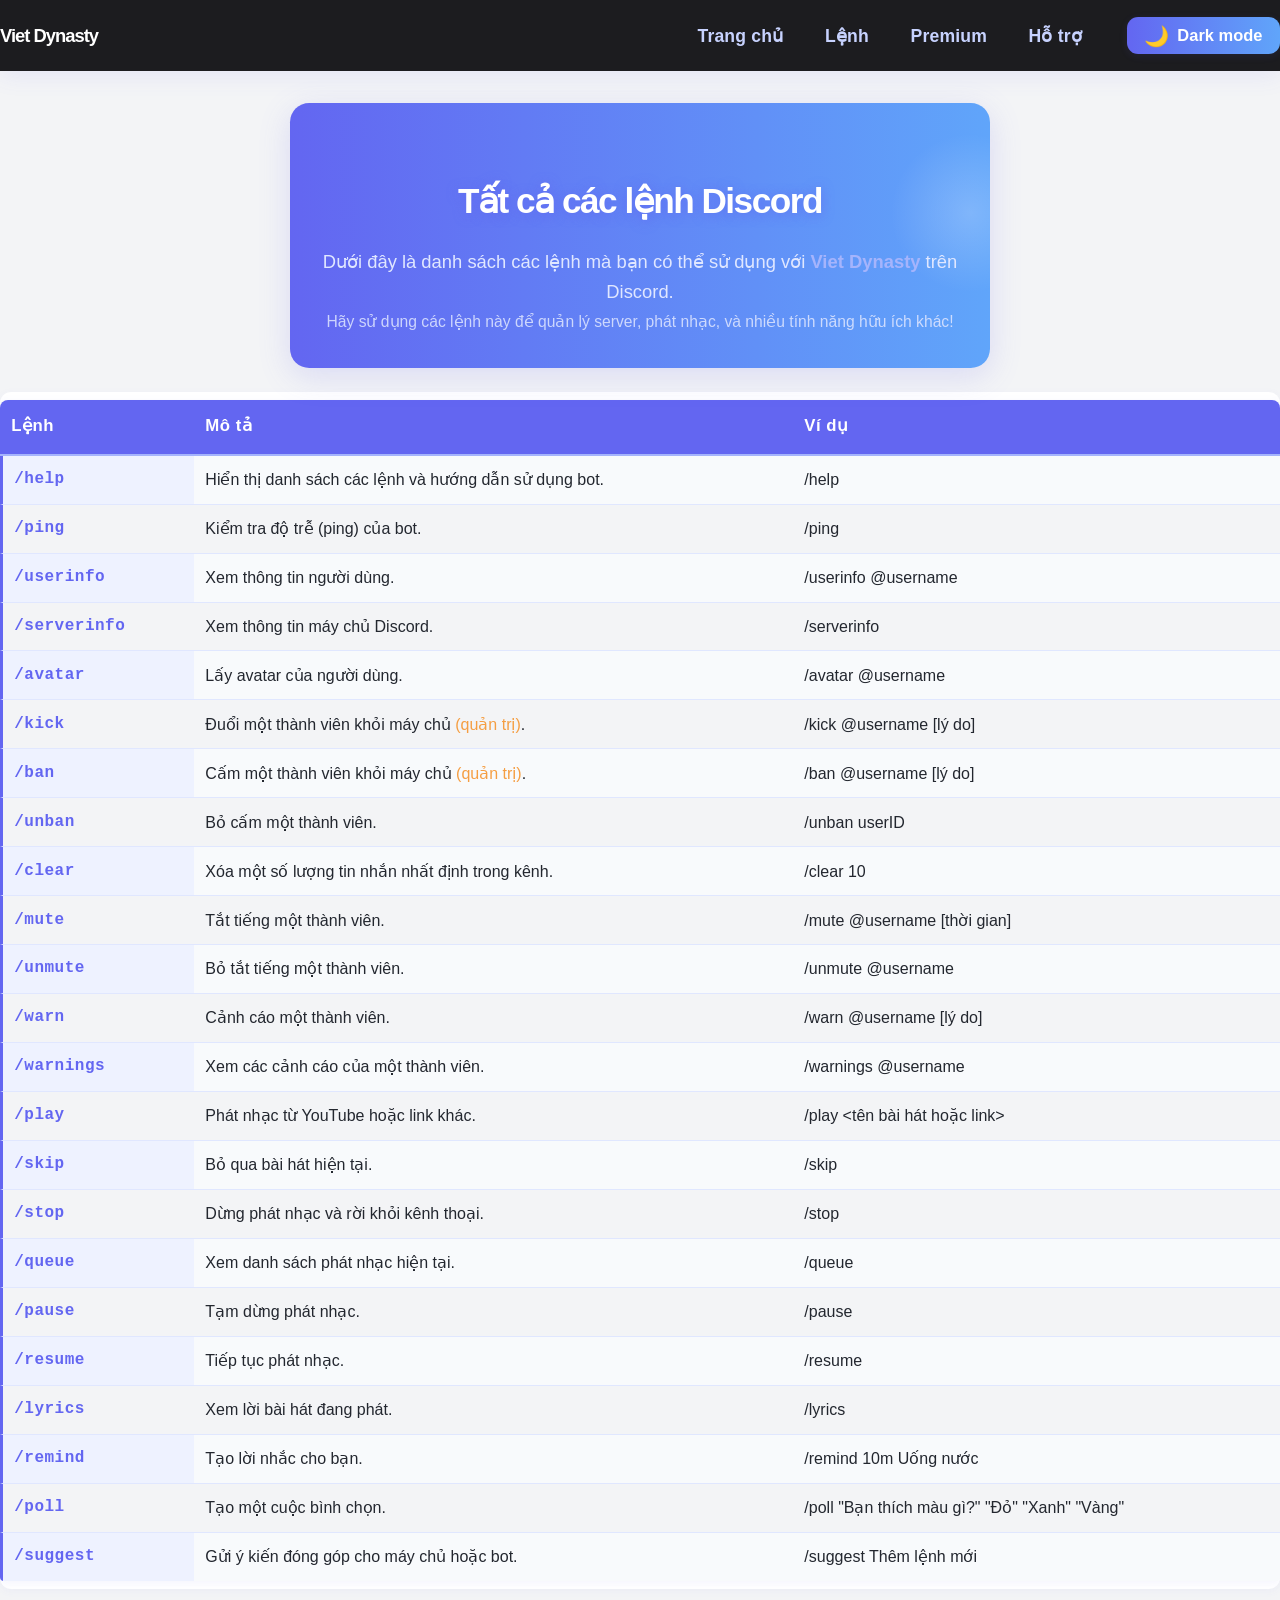
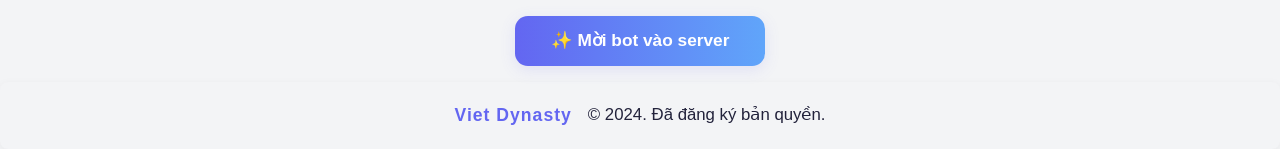
<file: command.html>
<!DOCTYPE html>
<html lang="vi">
<head>
  <meta charset="UTF-8">
  <meta name="viewport" content="width=device-width,initial-scale=1.0">
  <title>Danh sách lệnh Discord Bot</title>
  <link rel="stylesheet" href="style.css">
  <style>
    :root {
      --color-bg: #f3f4f6;
      --color-bg-table: #f8fafc;
      --color-bg-table-row-hover: #e0e7ff;
      --color-bg-table-bold: #eef2ff;
      --color-bg-hero: linear-gradient(90deg, #6366f1 0%, #60a5fa 100%);
      --color-bg-footer: #f3f4f6;
      --color-bg-overflow: #fff;
      --color-text: #22223b;
      --color-text-hero: #fff;
      --color-text-hero-sub: #e0e7ff;
      --color-text-link: #6366f1;
      --color-table-th: #6366f1;
      --color-table-th-border: #a5b4fc;
      --color-table-bold-border: #6366f1;
      --color-btn-bg: linear-gradient(90deg, #6366f1 0%, #60a5fa 100%);
      --color-btn-hover-bg: #4f46e5;
      --color-btn-text: #fff;
      --color-footer-main: #6366f1;
      --color-footer-text: #22223b;
      --shadow-hero: 0 8px 32px 0 rgba(99,102,241,0.18);
      --shadow-table: 0 2px 8px 0 rgba(99,102,241,0.07);
      --shadow-btn: 0 4px 16px 0 rgba(99,102,241,0.13);
      --shadow-btn-hover: 0 8px 32px 0 rgba(99,102,241,0.18);
      --shadow-overflow: 0 2px 8px 0 rgba(99,102,241,0.05);
    }
    body {
      background: var(--color-bg);
      color: var(--color-text);
      transition: background 0.3s, color 0.3s;
    }
    .commands-hero {
      background: var(--color-bg-hero);
      color: var(--color-text-hero);
      border-radius: 1.2rem;
      box-shadow: var(--shadow-hero);
      padding: 2.5rem 1.5rem 2rem 1.5rem;
      margin: 2rem auto 1.5rem auto;
      max-width: 700px;
      text-align: center;
      position: relative;
      overflow: hidden;
    }
    .commands-hero:after {
      content: "";
      position: absolute;
      right: -60px;
      top: 30px;
      width: 160px;
      height: 160px;
      background: radial-gradient(circle, #fff3 0%, transparent 70%);
      z-index: 0;
      pointer-events: none;
    }
    .commands-hero h1 {
      font-size: 2.2rem;
      font-weight: 900;
      margin-bottom: 1.1rem;
      letter-spacing: -1.5px;
      text-shadow: 0 2px 12px #6366f1aa;
      z-index: 1;
      position: relative;
    }
    .commands-hero p {
      font-size: 1.15rem;
      font-weight: 500;
      color: var(--color-text-hero-sub);
      margin-bottom: 0;
      z-index: 1;
      position: relative;
    }
    .commands-table {
      border-collapse: separate;
      border-spacing: 0;
      overflow: hidden;
      margin-top: 0.5rem;
      margin-bottom: 0.5rem;
      box-shadow: var(--shadow-table);
    }
    .commands-table th {
      background: var(--color-table-th);
      color: #fff;
      font-weight: 800;
      font-size: 1.05rem;
      border-top-left-radius: 0.5rem;
      border-top-right-radius: 0.5rem;
      border-bottom: 2px solid var(--color-table-th-border);
      padding: 0.85rem 0.7rem;
      letter-spacing: 0.5px;
    }
    .commands-table th:not(:first-child) {
      border-top-left-radius: 0;
    }
    .commands-table th:not(:last-child) {
      border-top-right-radius: 0;
    }
    .commands-table td {
      background: var(--color-bg-table);
      border-bottom: 1px solid #e0e7ff;
      font-size: 1rem;
      padding: 0.7rem 0.7rem;
      vertical-align: top;
      transition: background 0.2s;
    }
    .commands-table tr:hover td {
      background: var(--color-bg-table-row-hover);
    }
    .commands-table tr:last-child td {
      border-bottom: none;
    }
    .commands-table td.font-bold {
      color: var(--color-table-th);
      font-weight: 700;
      font-family: 'Fira Mono', 'Consolas', monospace;
      letter-spacing: 0.5px;
      background: var(--color-bg-table-bold);
      border-left: 3px solid var(--color-table-bold-border);
    }
    @media (max-width: 700px) {
      .commands-hero {
        padding: 1.2rem 0.7rem 1.2rem 0.7rem;
        font-size: 1rem;
      }
      .commands-table th, .commands-table td {
        font-size: 0.95rem;
        padding: 0.5rem 0.3rem;
      }
    }
    .cta-btn {
      margin-top: 0.5rem;
      font-size: 1.08rem;
      padding: 0.7rem 2.2rem;
      border-radius: 0.8rem;
      font-weight: 800;
      background: var(--color-btn-bg);
      color: var(--color-btn-text);
      box-shadow: var(--shadow-btn);
      border: none;
      outline: none;
      transition: background 0.2s, color 0.2s, box-shadow 0.2s;
      text-decoration: none;
      display: inline-block;
    }
    .cta-btn:hover {
      background: var(--color-btn-hover-bg);
      color: #fff;
      box-shadow: var(--shadow-btn-hover);
    }
    .overflow-x-auto {
      overflow-x: auto;
      border-radius: 0.7rem;
      margin-bottom: 1.2rem;
      background: var(--color-bg-overflow);
      box-shadow: var(--shadow-overflow);
    }
    /* Footer custom */
    .footer-content {
      font-size: 1.05rem;
      padding-top: 0.2rem;
      padding-bottom: 0.2rem;
    }
    .footer-content span:first-child {
      font-size: 1.1rem;
      letter-spacing: 1px;
    }
    .bg-gray-100 {
      background: var(--color-bg-footer) !important;
      color: var(--color-footer-text);
      transition: background 0.3s, color 0.3s;
    }
    /* Dark mode styles */
    body.darkmode {
      --color-bg: #181926;
      --color-bg-table: #23243a;
      --color-bg-table-row-hover: #23243a;
      --color-bg-table-bold: #23243a;
      --color-bg-hero: linear-gradient(90deg, #3730a3 0%, #2563eb 100%);
      --color-bg-footer: #23243a;
      --color-bg-overflow: #181926;
      --color-text: #e0e7ff;
      --color-text-hero: #fff;
      --color-text-hero-sub: #c7d2fe;
      --color-text-link: #a5b4fc;
      --color-table-th: #a5b4fc;
      --color-table-th-border: #6366f1;
      --color-table-bold-border: #6366f1;
      --color-btn-bg: linear-gradient(90deg, #3730a3 0%, #2563eb 100%);
      --color-btn-hover-bg: #3730a3;
      --color-btn-text: #fff;
      --color-footer-main: #a5b4fc;
      --color-footer-text: #e0e7ff;
      --shadow-hero: 0 8px 32px 0 rgba(99,102,241,0.28);
      --shadow-table: 0 2px 8px 0 rgba(99,102,241,0.17);
      --shadow-btn: 0 4px 16px 0 rgba(99,102,241,0.23);
      --shadow-btn-hover: 0 8px 32px 0 rgba(99,102,241,0.28);
      --shadow-overflow: 0 2px 8px 0 rgba(99,102,241,0.15);
    }
    body.darkmode .commands-hero:after {
      background: radial-gradient(circle, #a5b4fc33 0%, transparent 70%);
    }
    body.darkmode .commands-table th {
      color: #23243a;
      background: #a5b4fc;
      border-bottom: 2px solid #6366f1;
    }
    body.darkmode .commands-table td {
      border-bottom: 1px solid #3730a3;
    }
    body.darkmode .commands-table tr:hover td {
      background: #3730a3;
    }
    body.darkmode .commands-table td.font-bold {
      color: #a5b4fc;
      background: #23243a;
      border-left: 3px solid #6366f1;
    }
    body.darkmode .cta-btn {
      background: linear-gradient(90deg, #3730a3 0%, #2563eb 100%);
      color: #fff;
    }
    body.darkmode .cta-btn:hover {
      background: #3730a3;
      color: #fff;
    }
    body.darkmode .bg-gray-100 {
      background: #23243a !important;
      color: #e0e7ff;
    }
    body.darkmode .footer-content span:first-child {
      color: #a5b4fc;
    }
    /* Toggle button */
    .darkmode-toggle-btn {
      margin-left: 1rem;
      padding: 0.4rem 1.1rem;
      border-radius: 0.7rem;
      font-size: 1.05rem;
      font-weight: 700;
      background: var(--color-btn-bg);
      color: var(--color-btn-text);
      border: none;
      cursor: pointer;
      box-shadow: 0 2px 8px 0 rgba(99,102,241,0.10);
      transition: background 0.2s, color 0.2s;
      display: flex;
      align-items: center;
      gap: 0.5rem;
    }
    .darkmode-toggle-btn:hover {
      background: var(--color-btn-hover-bg);
      color: #fff;
    }
    @media (max-width: 700px) {
      .darkmode-toggle-btn {
        font-size: 0.95rem;
        padding: 0.3rem 0.7rem;
        margin-left: 0.5rem;
      }
    }
  </style>
</head>
<body>
  <nav class="navbar" style="display:flex;align-items:center;justify-content:space-between;">
    <div class="logo font-extrabold text-xl">Viet Dynasty</div>
    <div class="nav-links flex gap-4" style="display:flex;align-items:center;">
      <a href="index.html" class="text-white">Trang chủ</a>
      <a href="command.html" class="text-indigo-500 font-bold">Lệnh</a>
      <a href="premium.html" class="text-white">Premium</a>
      <a href="support.html" class="text-white">Hỗ trợ</a>
      <button class="darkmode-toggle-btn" id="darkmode-toggle-btn" aria-label="Chuyển chế độ sáng/tối" title="Chuyển chế độ sáng/tối">
        <span id="darkmode-btn-icon" style="font-size:1.2em;">🌙</span>
        <span id="darkmode-btn-text" style="font-size:0.98em;">Dark mode</span>
      </button>
    </div>
  </nav>

  <section>
    <div class="commands-hero">
      <h1>Tất cả các lệnh Discord</h1>
      <p>Dưới đây là danh sách các lệnh mà bạn có thể sử dụng với <span style="color:#a5b4fc;font-weight:700;">Viet Dynasty</span> trên Discord.<br>
      <span style="font-size:0.98rem;opacity:0.85;">Hãy sử dụng các lệnh này để quản lý server, phát nhạc, và nhiều tính năng hữu ích khác!</span>
      </p>
    </div>
    <div class="overflow-x-auto">
      <table class="commands-table w-full rounded">
        <thead>
          <tr>
            <th class="text-left">Lệnh</th>
            <th class="text-left">Mô tả</th>
            <th class="text-left">Ví dụ</th>
          </tr>
        </thead>
        <tbody>
          <tr>
            <td class="font-bold">/help</td>
            <td>Hiển thị danh sách các lệnh và hướng dẫn sử dụng bot.</td>
            <td>/help</td>
          </tr>
          <tr>
            <td class="font-bold">/ping</td>
            <td>Kiểm tra độ trễ (ping) của bot.</td>
            <td>/ping</td>
          </tr>
          <tr>
            <td class="font-bold">/userinfo</td>
            <td>Xem thông tin người dùng.</td>
            <td>/userinfo @username</td>
          </tr>
          <tr>
            <td class="font-bold">/serverinfo</td>
            <td>Xem thông tin máy chủ Discord.</td>
            <td>/serverinfo</td>
          </tr>
          <tr>
            <td class="font-bold">/avatar</td>
            <td>Lấy avatar của người dùng.</td>
            <td>/avatar @username</td>
          </tr>
          <tr>
            <td class="font-bold">/kick</td>
            <td>Đuổi một thành viên khỏi máy chủ <span style="color:#f59e42;">(quản trị)</span>.</td>
            <td>/kick @username [lý do]</td>
          </tr>
          <tr>
            <td class="font-bold">/ban</td>
            <td>Cấm một thành viên khỏi máy chủ <span style="color:#f59e42;">(quản trị)</span>.</td>
            <td>/ban @username [lý do]</td>
          </tr>
          <tr>
            <td class="font-bold">/unban</td>
            <td>Bỏ cấm một thành viên.</td>
            <td>/unban userID</td>
          </tr>
          <tr>
            <td class="font-bold">/clear</td>
            <td>Xóa một số lượng tin nhắn nhất định trong kênh.</td>
            <td>/clear 10</td>
          </tr>
          <tr>
            <td class="font-bold">/mute</td>
            <td>Tắt tiếng một thành viên.</td>
            <td>/mute @username [thời gian]</td>
          </tr>
          <tr>
            <td class="font-bold">/unmute</td>
            <td>Bỏ tắt tiếng một thành viên.</td>
            <td>/unmute @username</td>
          </tr>
          <tr>
            <td class="font-bold">/warn</td>
            <td>Cảnh cáo một thành viên.</td>
            <td>/warn @username [lý do]</td>
          </tr>
          <tr>
            <td class="font-bold">/warnings</td>
            <td>Xem các cảnh cáo của một thành viên.</td>
            <td>/warnings @username</td>
          </tr>
          <tr>
            <td class="font-bold">/play</td>
            <td>Phát nhạc từ YouTube hoặc link khác.</td>
            <td>/play &lt;tên bài hát hoặc link&gt;</td>
          </tr>
          <tr>
            <td class="font-bold">/skip</td>
            <td>Bỏ qua bài hát hiện tại.</td>
            <td>/skip</td>
          </tr>
          <tr>
            <td class="font-bold">/stop</td>
            <td>Dừng phát nhạc và rời khỏi kênh thoại.</td>
            <td>/stop</td>
          </tr>
          <tr>
            <td class="font-bold">/queue</td>
            <td>Xem danh sách phát nhạc hiện tại.</td>
            <td>/queue</td>
          </tr>
          <tr>
            <td class="font-bold">/pause</td>
            <td>Tạm dừng phát nhạc.</td>
            <td>/pause</td>
          </tr>
          <tr>
            <td class="font-bold">/resume</td>
            <td>Tiếp tục phát nhạc.</td>
            <td>/resume</td>
          </tr>
          <tr>
            <td class="font-bold">/lyrics</td>
            <td>Xem lời bài hát đang phát.</td>
            <td>/lyrics</td>
          </tr>
          <tr>
            <td class="font-bold">/remind</td>
            <td>Tạo lời nhắc cho bạn.</td>
            <td>/remind 10m Uống nước</td>
          </tr>
          <tr>
            <td class="font-bold">/poll</td>
            <td>Tạo một cuộc bình chọn.</td>
            <td>/poll "Bạn thích màu gì?" "Đỏ" "Xanh" "Vàng"</td>
          </tr>
          <tr>
            <td class="font-bold">/suggest</td>
            <td>Gửi ý kiến đóng góp cho máy chủ hoặc bot.</td>
            <td>/suggest Thêm lệnh mới</td>
          </tr>
          <!-- Thêm các lệnh khác tại đây nếu cần -->
        </tbody>
      </table>
    </div>
    <div class="text-center mt-4">
      <a href="https://discord.com/invite/yourbotinvite" class="cta-btn">✨ Mời bot vào server</a>
    </div>
  </section>

  <footer class="bg-gray-100 mt-4 rounded-lg shadow p-4">
    <div class="footer-content flex items-center justify-center gap-4">
      <span class="text-indigo-500 font-bold">Viet Dynasty</span>
      <span>&copy; 2024. Đã đăng ký bản quyền.</span>
    </div>
  </footer>
  <script>
    // Darkmode toggle logic
    const toggleBtn = document.getElementById('darkmode-toggle-btn');
    const icon = document.getElementById('darkmode-btn-icon');
    const text = document.getElementById('darkmode-btn-text');
    const prefersDark = window.matchMedia('(prefers-color-scheme: dark)').matches;
    function setDarkmode(on) {
      if (on) {
        document.body.classList.add('darkmode');
        icon.textContent = '☀️';
        text.textContent = 'Light mode';
        localStorage.setItem('cloudybot-darkmode', '1');
      } else {
        document.body.classList.remove('darkmode');
        icon.textContent = '🌙';
        text.textContent = 'Dark mode';
        localStorage.setItem('cloudybot-darkmode', '0');
      }
    }
    // On load: check localStorage or system preference
    (function() {
      const saved = localStorage.getItem('cloudybot-darkmode');
      if (saved === '1' || (saved === null && prefersDark)) {
        setDarkmode(true);
      } else {
        setDarkmode(false);
      }
    })();
    toggleBtn.addEventListener('click', function() {
      setDarkmode(!document.body.classList.contains('darkmode'));
    });
  </script>
</body>
</html>
</file>
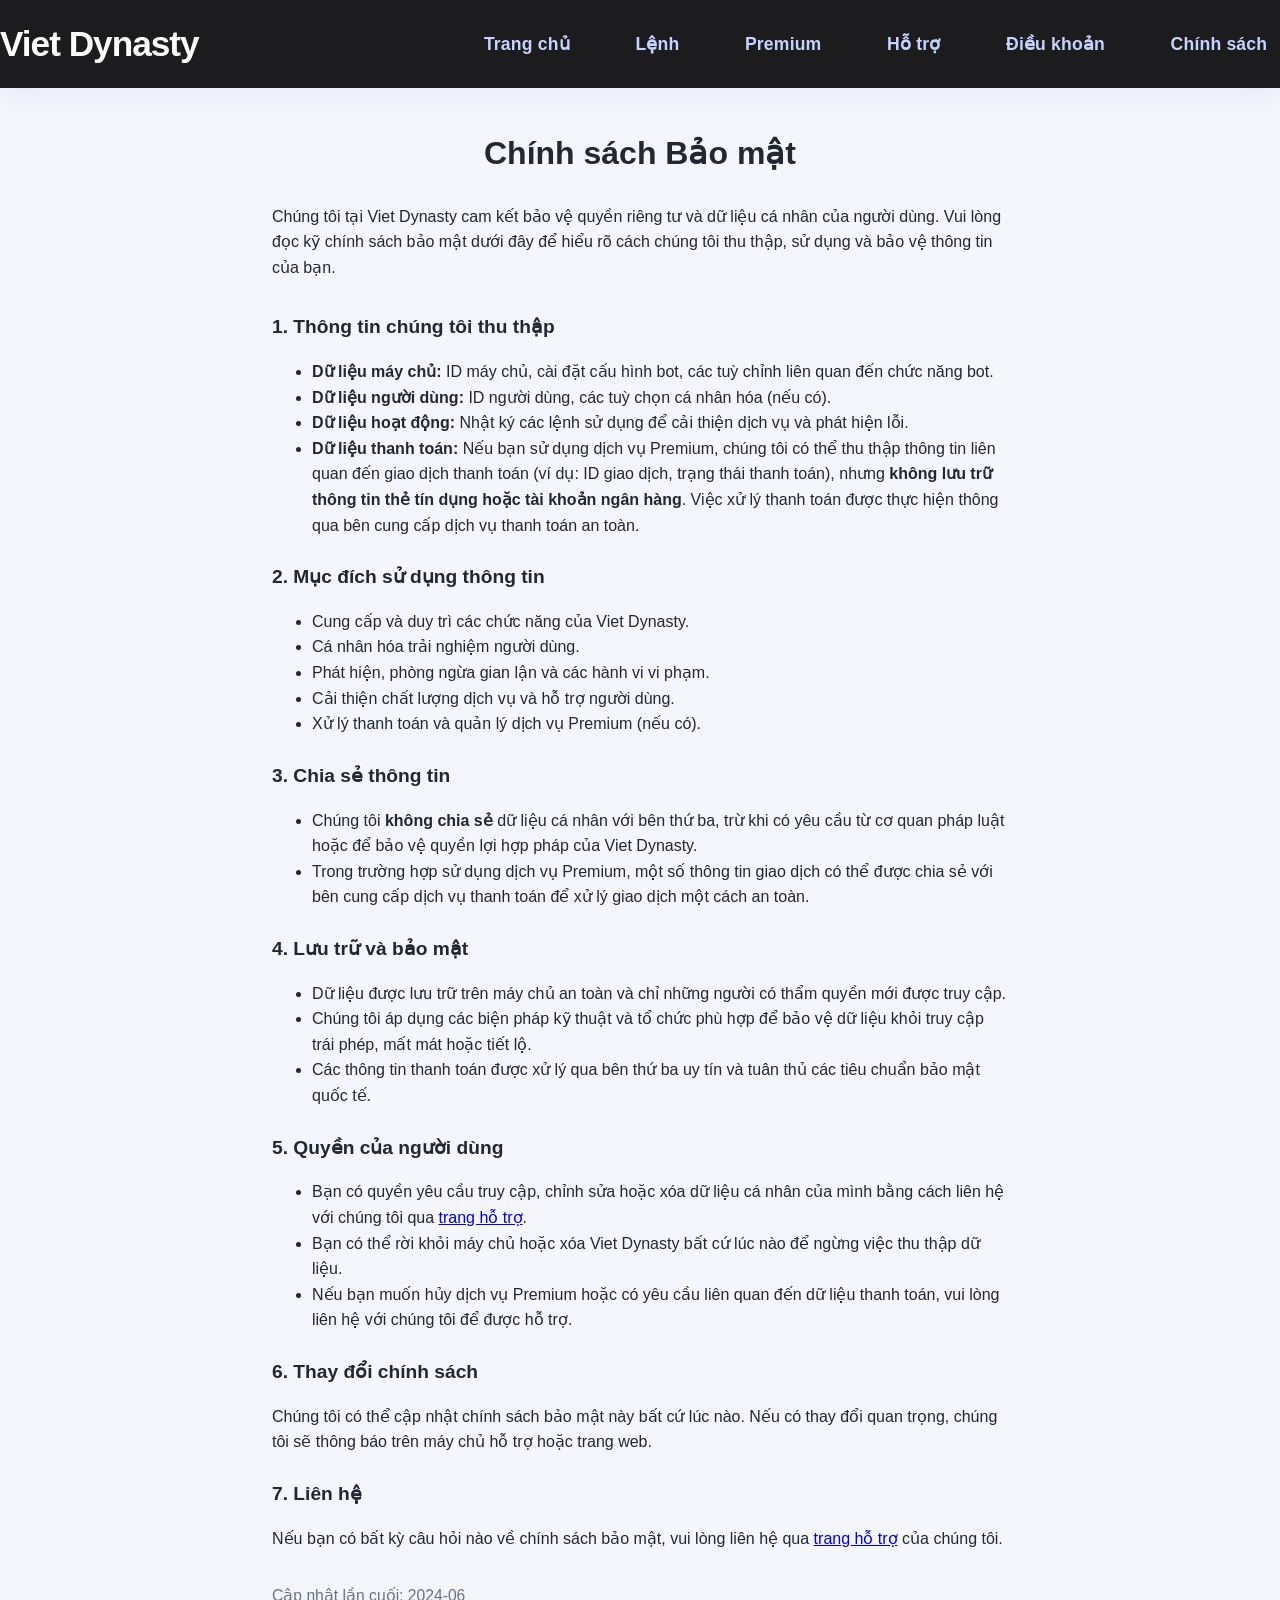
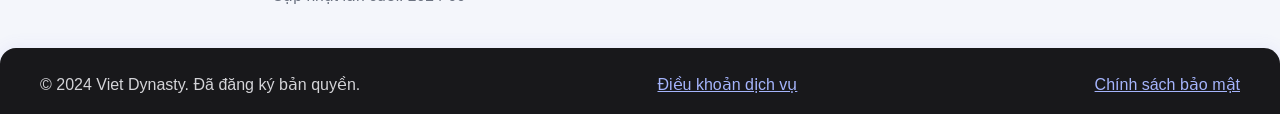
<file: policy.html>
<!DOCTYPE html>
<html lang="vi">
<head>
  <meta charset="UTF-8">
  <meta name="viewport" content="width=device-width,initial-scale=1.0">
  <title>Chính sách bảo mật | Viet Dynasty</title>
  <link rel="stylesheet" href="style.css">
</head>
<body>
  <nav class="navbar">
    <a href="/" class="logo">Viet Dynasty</a>
    <div class="nav-links">
      <a href="/">Trang chủ</a>
      <a href="/commands.html">Lệnh</a>
      <a href="/premium.html">Premium</a>
      <a href="/support.html">Hỗ trợ</a>
      <a href="/terms.html">Điều khoản</a>
      <a href="/policy.html" class="font-bold">Chính sách</a>
    </div>
  </nav>
  <div class="container" style="max-width: 800px; margin-top: 2.5rem; margin-bottom: 2.5rem;">
    <section>
      <h1 class="text-center font-extrabold" style="font-size:2rem; margin-bottom:1.5rem;">Chính sách Bảo mật</h1>
      <p>Chúng tôi tại Viet Dynasty cam kết bảo vệ quyền riêng tư và dữ liệu cá nhân của người dùng. Vui lòng đọc kỹ chính sách bảo mật dưới đây để hiểu rõ cách chúng tôi thu thập, sử dụng và bảo vệ thông tin của bạn.</p>
      
      <h2 style="margin-top:2rem; font-size:1.2rem;">1. Thông tin chúng tôi thu thập</h2>
      <ul>
        <li><b>Dữ liệu máy chủ:</b> ID máy chủ, cài đặt cấu hình bot, các tuỳ chỉnh liên quan đến chức năng bot.</li>
        <li><b>Dữ liệu người dùng:</b> ID người dùng, các tuỳ chọn cá nhân hóa (nếu có).</li>
        <li><b>Dữ liệu hoạt động:</b> Nhật ký các lệnh sử dụng để cải thiện dịch vụ và phát hiện lỗi.</li>
        <li><b>Dữ liệu thanh toán:</b> Nếu bạn sử dụng dịch vụ Premium, chúng tôi có thể thu thập thông tin liên quan đến giao dịch thanh toán (ví dụ: ID giao dịch, trạng thái thanh toán), nhưng <b>không lưu trữ thông tin thẻ tín dụng hoặc tài khoản ngân hàng</b>. Việc xử lý thanh toán được thực hiện thông qua bên cung cấp dịch vụ thanh toán an toàn.</li>
      </ul>
      
      <h2 style="margin-top:1.5rem; font-size:1.2rem;">2. Mục đích sử dụng thông tin</h2>
      <ul>
        <li>Cung cấp và duy trì các chức năng của Viet Dynasty.</li>
        <li>Cá nhân hóa trải nghiệm người dùng.</li>
        <li>Phát hiện, phòng ngừa gian lận và các hành vi vi phạm.</li>
        <li>Cải thiện chất lượng dịch vụ và hỗ trợ người dùng.</li>
        <li>Xử lý thanh toán và quản lý dịch vụ Premium (nếu có).</li>
      </ul>
      
      <h2 style="margin-top:1.5rem; font-size:1.2rem;">3. Chia sẻ thông tin</h2>
      <ul>
        <li>Chúng tôi <b>không chia sẻ</b> dữ liệu cá nhân với bên thứ ba, trừ khi có yêu cầu từ cơ quan pháp luật hoặc để bảo vệ quyền lợi hợp pháp của Viet Dynasty.</li>
        <li>Trong trường hợp sử dụng dịch vụ Premium, một số thông tin giao dịch có thể được chia sẻ với bên cung cấp dịch vụ thanh toán để xử lý giao dịch một cách an toàn.</li>
      </ul>
      
      <h2 style="margin-top:1.5rem; font-size:1.2rem;">4. Lưu trữ và bảo mật</h2>
      <ul>
        <li>Dữ liệu được lưu trữ trên máy chủ an toàn và chỉ những người có thẩm quyền mới được truy cập.</li>
        <li>Chúng tôi áp dụng các biện pháp kỹ thuật và tổ chức phù hợp để bảo vệ dữ liệu khỏi truy cập trái phép, mất mát hoặc tiết lộ.</li>
        <li>Các thông tin thanh toán được xử lý qua bên thứ ba uy tín và tuân thủ các tiêu chuẩn bảo mật quốc tế.</li>
      </ul>
      
      <h2 style="margin-top:1.5rem; font-size:1.2rem;">5. Quyền của người dùng</h2>
      <ul>
        <li>Bạn có quyền yêu cầu truy cập, chỉnh sửa hoặc xóa dữ liệu cá nhân của mình bằng cách liên hệ với chúng tôi qua <a href="/support.html">trang hỗ trợ</a>.</li>
        <li>Bạn có thể rời khỏi máy chủ hoặc xóa Viet Dynasty bất cứ lúc nào để ngừng việc thu thập dữ liệu.</li>
        <li>Nếu bạn muốn hủy dịch vụ Premium hoặc có yêu cầu liên quan đến dữ liệu thanh toán, vui lòng liên hệ với chúng tôi để được hỗ trợ.</li>
      </ul>
      
      <h2 style="margin-top:1.5rem; font-size:1.2rem;">6. Thay đổi chính sách</h2>
      <p>Chúng tôi có thể cập nhật chính sách bảo mật này bất cứ lúc nào. Nếu có thay đổi quan trọng, chúng tôi sẽ thông báo trên máy chủ hỗ trợ hoặc trang web.</p>
      
      <h2 style="margin-top:1.5rem; font-size:1.2rem;">7. Liên hệ</h2>
      <p>Nếu bạn có bất kỳ câu hỏi nào về chính sách bảo mật, vui lòng liên hệ qua <a href="/support.html">trang hỗ trợ</a> của chúng tôi.</p>
      
      <p style="margin-top:2rem; color:#6b7280; font-size:0.98rem;">Cập nhật lần cuối: 2024-06</p>
    </section>
  </div>
  <footer>
    <div class="footer-content">
      <span>&copy; 2024 Viet Dynasty. Đã đăng ký bản quyền.</span>
      <span><a href="/terms.html" style="color:#a5b4fc;">Điều khoản dịch vụ</a></span>
      <span><a href="/policy.html" style="color:#a5b4fc;">Chính sách bảo mật</a></span>
    </div>
  </footer>
</body>
</html>
</file>
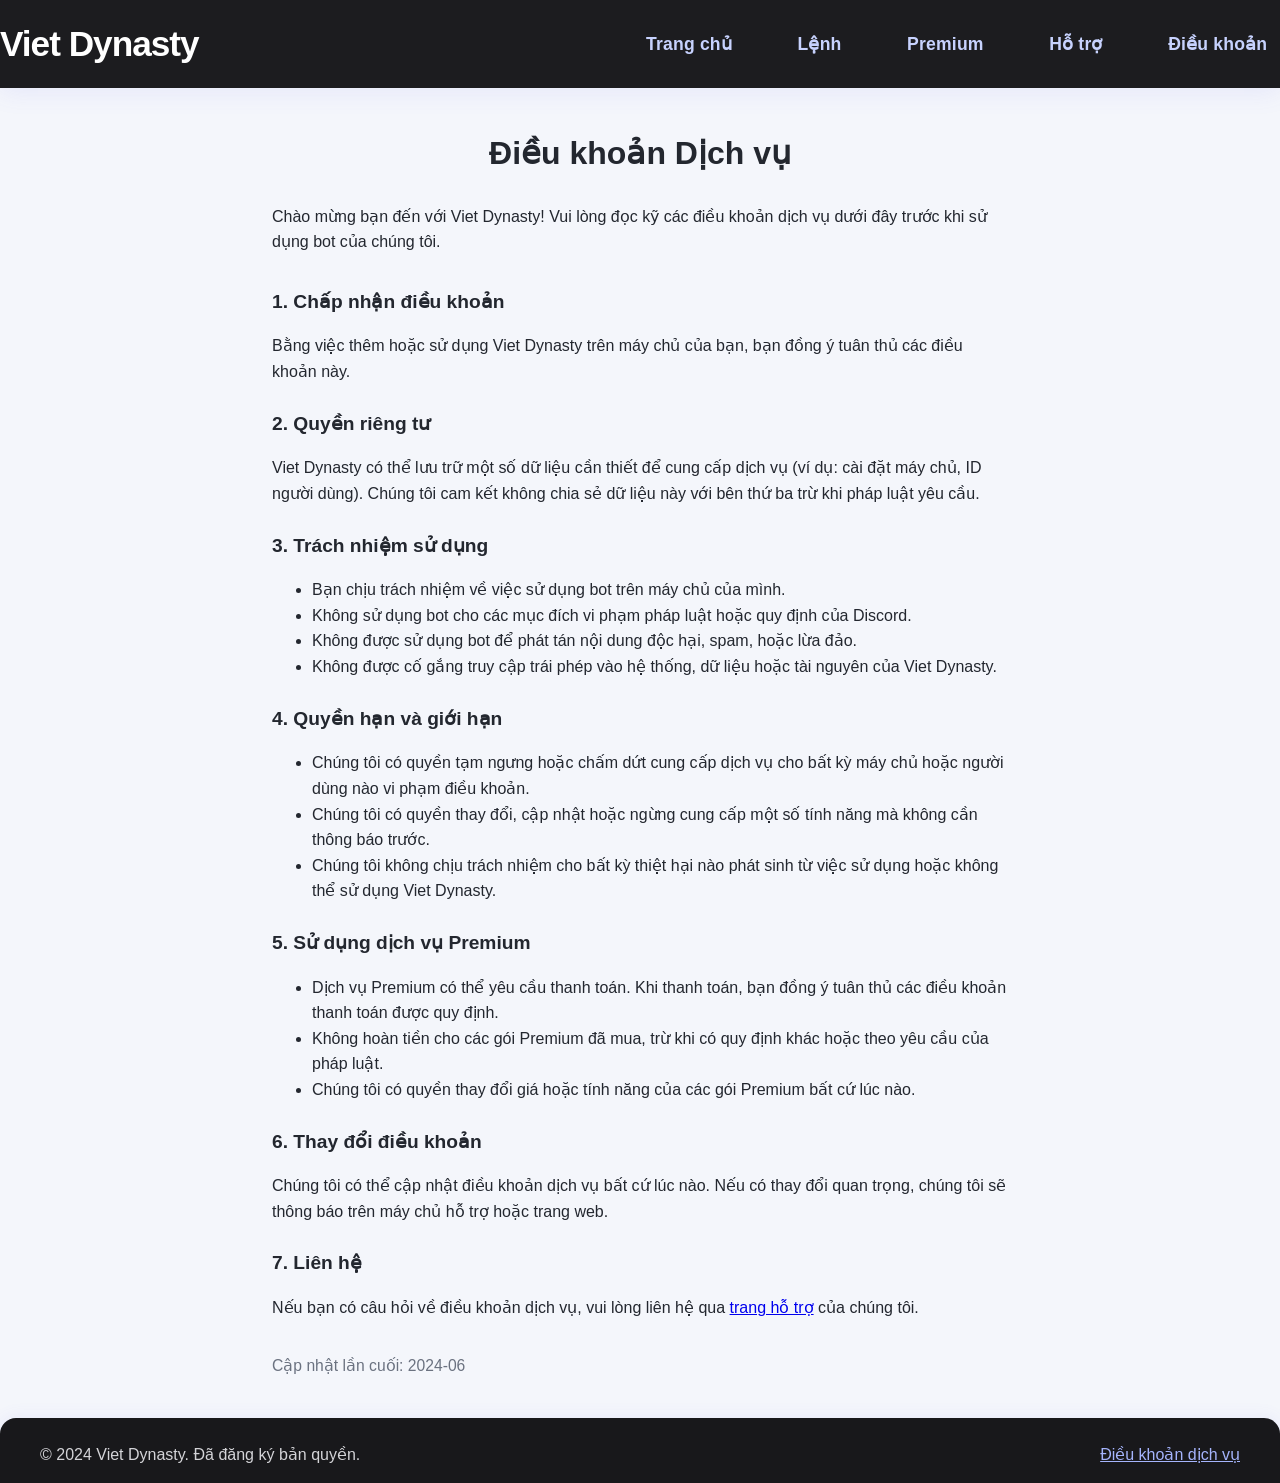
<file: terms.html>
<!DOCTYPE html>
<html lang="vi">
<head>
  <meta charset="UTF-8">
  <meta name="viewport" content="width=device-width,initial-scale=1.0">
  <title>Điều khoản dịch vụ | Viet Dynasty</title>
  <link rel="stylesheet" href="style.css">
</head>
<body>
  <nav class="navbar">
    <a href="/" class="logo">Viet Dynasty</a>
    <div class="nav-links">
      <a href="/">Trang chủ</a>
      <a href="/commands.html">Lệnh</a>
      <a href="/premium.html">Premium</a>
      <a href="/support.html">Hỗ trợ</a>
      <a href="/terms.html" class="font-bold">Điều khoản</a>
    </div>
  </nav>
  <div class="container" style="max-width: 800px; margin-top: 2.5rem; margin-bottom: 2.5rem;">
    <section>
      <h1 class="text-center font-extrabold" style="font-size:2rem; margin-bottom:1.5rem;">Điều khoản Dịch vụ</h1>
      <p>Chào mừng bạn đến với Viet Dynasty! Vui lòng đọc kỹ các điều khoản dịch vụ dưới đây trước khi sử dụng bot của chúng tôi.</p>
      
      <h2 style="margin-top:2rem; font-size:1.2rem;">1. Chấp nhận điều khoản</h2>
      <p>Bằng việc thêm hoặc sử dụng Viet Dynasty trên máy chủ của bạn, bạn đồng ý tuân thủ các điều khoản này.</p>
      
      <h2 style="margin-top:1.5rem; font-size:1.2rem;">2. Quyền riêng tư</h2>
      <p>Viet Dynasty có thể lưu trữ một số dữ liệu cần thiết để cung cấp dịch vụ (ví dụ: cài đặt máy chủ, ID người dùng). Chúng tôi cam kết không chia sẻ dữ liệu này với bên thứ ba trừ khi pháp luật yêu cầu.</p>
      
      <h2 style="margin-top:1.5rem; font-size:1.2rem;">3. Trách nhiệm sử dụng</h2>
      <ul>
        <li>Bạn chịu trách nhiệm về việc sử dụng bot trên máy chủ của mình.</li>
        <li>Không sử dụng bot cho các mục đích vi phạm pháp luật hoặc quy định của Discord.</li>
        <li>Không được sử dụng bot để phát tán nội dung độc hại, spam, hoặc lừa đảo.</li>
        <li>Không được cố gắng truy cập trái phép vào hệ thống, dữ liệu hoặc tài nguyên của Viet Dynasty.</li>
      </ul>
      
      <h2 style="margin-top:1.5rem; font-size:1.2rem;">4. Quyền hạn và giới hạn</h2>
      <ul>
        <li>Chúng tôi có quyền tạm ngưng hoặc chấm dứt cung cấp dịch vụ cho bất kỳ máy chủ hoặc người dùng nào vi phạm điều khoản.</li>
        <li>Chúng tôi có quyền thay đổi, cập nhật hoặc ngừng cung cấp một số tính năng mà không cần thông báo trước.</li>
        <li>Chúng tôi không chịu trách nhiệm cho bất kỳ thiệt hại nào phát sinh từ việc sử dụng hoặc không thể sử dụng Viet Dynasty.</li>
      </ul>
      
      <h2 style="margin-top:1.5rem; font-size:1.2rem;">5. Sử dụng dịch vụ Premium</h2>
      <ul>
        <li>Dịch vụ Premium có thể yêu cầu thanh toán. Khi thanh toán, bạn đồng ý tuân thủ các điều khoản thanh toán được quy định.</li>
        <li>Không hoàn tiền cho các gói Premium đã mua, trừ khi có quy định khác hoặc theo yêu cầu của pháp luật.</li>
        <li>Chúng tôi có quyền thay đổi giá hoặc tính năng của các gói Premium bất cứ lúc nào.</li>
      </ul>
      
      <h2 style="margin-top:1.5rem; font-size:1.2rem;">6. Thay đổi điều khoản</h2>
      <p>Chúng tôi có thể cập nhật điều khoản dịch vụ bất cứ lúc nào. Nếu có thay đổi quan trọng, chúng tôi sẽ thông báo trên máy chủ hỗ trợ hoặc trang web.</p>
      
      <h2 style="margin-top:1.5rem; font-size:1.2rem;">7. Liên hệ</h2>
      <p>Nếu bạn có câu hỏi về điều khoản dịch vụ, vui lòng liên hệ qua <a href="/support.html">trang hỗ trợ</a> của chúng tôi.</p>
      
      <p style="margin-top:2rem; color:#6b7280; font-size:0.98rem;">Cập nhật lần cuối: 2024-06</p>
    </section>
  </div>
  <footer>
    <div class="footer-content">
      <span>&copy; 2024 Viet Dynasty. Đã đăng ký bản quyền.</span>
      <span><a href="/terms.html" style="color:#a5b4fc;">Điều khoản dịch vụ</a></span>
    </div>
  </footer>
</body>
</html>
</file>
<file: style.css>
/* Viet Dynasty - Modern, Clean, Vibrant UI - Desktop & Mobile Optimized */

/* Reset & Base */
html {
  box-sizing: border-box;
  font-size: 16px;
  scroll-behavior: smooth;
}
*, *:before, *:after {
  box-sizing: inherit;
}
body {
  font-family: 'Inter', 'Segoe UI', Arial, sans-serif;
  background: #f4f6fb;
  color: #23272f;
  margin: 0;
  line-height: 1.6;
}

/* Container */
.container {
  max-width: 1200px;
  margin: 0 auto;
  padding: 0 2rem;
}

/* Navbar */
.navbar {
  background: rgba(24,24,27,0.98);
  color: #fff;
  padding: 1rem 0;
  box-shadow: 0 4px 24px 0 rgba(99,102,241,0.10);
  position: sticky;
  top: 0;
  z-index: 100;
  display: flex;
  align-items: center;
  justify-content: space-between;
  position: relative;
  min-height: 4.2rem;
}

.logo {
  display: flex;
  align-items: center;
  font-size: 2.2rem;
  font-weight: 800;
  letter-spacing: -1px;
  color: #fff;
  text-decoration: none;
  gap: 0.75rem;
  transition: opacity 0.2s;
}
.logo img {
  height: 3rem;
  width: 3rem;
  margin-right: 0.5rem;
  border-radius: 0.5rem;
  box-shadow: 0 2px 8px 0 rgba(99,102,241,0.10);
}

.nav-links {
  display: flex;
  gap: 2.5rem;
  list-style: none;
  margin: 0;
  padding: 0;
}
.nav-links a {
  color: #c7d2fe;
  text-decoration: none;
  font-weight: 600;
  font-size: 1.1rem;
  letter-spacing: 0.01em;
  padding: 0.35rem 0.8rem;
  border-radius: 0.375rem;
  transition: background 0.18s, color 0.18s;
}
.nav-links a:hover,
.nav-links .invite-btn {
  color: #fff;
  background: rgba(99,102,241,0.16);
}
.invite-btn {
  background: linear-gradient(90deg, #6366f1 0%, #60a5fa 100%);
  color: #fff !important;
  padding: 0.6rem 1.7rem;
  border-radius: 0.5rem;
  font-weight: 700;
  box-shadow: 0 4px 16px 0 rgba(99,102,241,0.18);
  border: none;
  transition: background 0.2s, box-shadow 0.2s;
}
.invite-btn:hover {
  background: linear-gradient(90deg, #4f46e5 0%, #2563eb 100%);
  box-shadow: 0 6px 24px 0 rgba(99,102,241,0.22);
}

/* Hero Section */
.hero {
  background: linear-gradient(100deg, #6366f1 0%, #60a5fa 60%, #a5b4fc 100%);
  color: #fff;
  padding: 4rem 0 3rem 0;
  border-radius: 0 0 2.5rem 2.5rem;
  box-shadow: 0 8px 32px 0 rgba(99,102,241,0.10);
  position: relative;
  overflow: hidden;
}
.hero:after {
  content: "";
  position: absolute;
  right: -80px;
  top: 20px;
  width: 180px;
  height: 180px;
  background: radial-gradient(circle, #fff3 0%, transparent 70%);
  z-index: 0;
  pointer-events: none;
}
.hero-content {
  display: flex;
  flex-wrap: nowrap;
  align-items: center;
  gap: 3rem;
  position: relative;
  z-index: 1;
}
.hero-text {
  flex: 1 1 350px;
  min-width: 260px;
  max-width: 600px;
}
.hero-text h1 {
  font-size: 2.7rem;
  font-weight: 900;
  margin-bottom: 1.2rem;
  letter-spacing: -2px;
  line-height: 1.1;
  text-shadow: 0 2px 12px #6366f1aa;
}
.hero-text p {
  font-size: 1.18rem;
  margin-bottom: 2rem;
  color: #e0e7ff;
  font-weight: 500;
  text-shadow: 0 1px 8px #6366f155;
}
.cta-btn {
  display: inline-block;
  background: #fff;
  color: #6366f1;
  font-weight: 800;
  font-size: 1.1rem;
  padding: 0.8rem 2rem;
  border-radius: 0.75rem;
  text-decoration: none;
  box-shadow: 0 4px 16px 0 rgba(99,102,241,0.13);
  transition: background 0.2s, color 0.2s, box-shadow 0.2s;
  border: none;
  outline: none;
}
.cta-btn:hover {
  background: #6366f1;
  color: #fff;
  box-shadow: 0 8px 32px 0 rgba(99,102,241,0.18);
}
.hero-image {
  flex: 1 1 300px;
  display: flex;
  justify-content: center;
  align-items: center;
  min-width: 200px;
  max-width: 400px;
}
.hero-image img {
  max-width: 320px;
  width: 100%;
  border-radius: 1rem;
  box-shadow: 0 8px 32px 0 rgba(99,102,241,0.18), 0 2px 8px 0 rgba(0,0,0,0.10);
  border: 3px solid #fff4;
}

/* Features Section */
.features-section {
  background: #f8fafc;
  padding: 3rem 0 2.5rem 0;
}
.features-section h2 {
  font-size: 1.7rem;
  font-weight: 800;
  text-align: center;
  margin-bottom: 2rem;
  color: #23272f;
  letter-spacing: -1px;
}
.features-list {
  display: flex;
  flex-direction: row;
  gap: 2rem;
  align-items: stretch;
  justify-content: center;
  flex-wrap: wrap;
}
.feature-item {
  background: #fff;
  border-radius: 1rem;
  box-shadow: 0 4px 24px 0 rgba(99,102,241,0.07);
  padding: 1.5rem 1.2rem 1.2rem 1.2rem;
  flex: 1 1 260px;
  max-width: 340px;
  min-width: 220px;
  text-align: center;
  transition: transform 0.18s, box-shadow 0.18s;
  border: 1.5px solid #e0e7ff;
}
.feature-item:hover {
  transform: translateY(-6px) scale(1.035);
  box-shadow: 0 12px 32px 0 rgba(99,102,241,0.16);
  border-color: #6366f1;
}
.feature-item img {
  width: 2.5rem;
  height: 2.5rem;
  margin-bottom: 0.9rem;
  filter: drop-shadow(0 2px 8px #6366f122);
}
.feature-item h3 {
  font-size: 1.15rem;
  font-weight: 700;
  margin-bottom: 0.5rem;
  color: #23272f;
}
.feature-item p {
  color: #6b7280;
  font-size: 1.05rem;
  font-weight: 500;
}

/* Commands Section */
.commands-section {
  padding: 2.5rem 0 2rem 0;
  background: #fff;
}
.commands-section h2 {
  font-size: 1.5rem;
  font-weight: 800;
  text-align: center;
  margin-bottom: 1.5rem;
  color: #23272f;
}
.commands-table {
  width: 100%;
  border-collapse: separate;
  border-spacing: 0;
  margin-bottom: 1.5rem;
  background: #f9fafb;
  border-radius: 0.75rem;
  overflow: hidden;
  box-shadow: 0 2px 12px 0 rgba(99,102,241,0.06);
  font-size: 1rem;
}
.commands-table th,
.commands-table td {
  padding: 1rem 0.8rem;
  text-align: left;
  font-size: 1.05rem;
}
.commands-table th {
  background: linear-gradient(90deg, #6366f1 0%, #60a5fa 100%);
  color: #fff;
  font-weight: 800;
  border: none;
}
.commands-table td {
  color: #23272f;
  background: #f9fafb;
  border-bottom: 1px solid #e5e7eb;
}
.commands-table tr:last-child td {
  border-bottom: none;
}
.commands-table tr:nth-child(even) td {
  background: #f3f4f6;
}
.more-commands {
  display: inline-block;
  color: #6366f1;
  font-weight: 700;
  text-decoration: underline;
  margin-top: 0.7rem;
  font-size: 1.1rem;
  transition: color 0.18s;
}
.more-commands:hover {
  color: #2563eb;
  text-decoration: none;
}

/* Premium Section */
.premium-section {
  background: linear-gradient(100deg, #fbbf24 0%, #f59e42 100%);
  color: #fff;
  padding: 3rem 0 2.5rem 0;
  text-align: center;
  border-radius: 1.2rem;
  margin: 1.5rem 0;
  box-shadow: 0 8px 32px 0 rgba(251,191,36,0.13);
  position: relative;
  overflow: hidden;
}
.premium-section:after {
  content: "";
  position: absolute;
  left: -60px;
  top: 20px;
  width: 120px;
  height: 120px;
  background: radial-gradient(circle, #fff3 0%, transparent 70%);
  z-index: 0;
  pointer-events: none;
}
.premium-section h2 {
  font-size: 1.5rem;
  font-weight: 800;
  margin-bottom: 1rem;
  letter-spacing: -1px;
}
.premium-section p {
  font-size: 1.1rem;
  margin-bottom: 1.5rem;
  color: #fffde7;
  font-weight: 500;
}
.premium-features {
  list-style: none;
  padding: 0;
  margin: 0 0 1.5rem 0;
}
.premium-features li {
  font-size: 1.08rem;
  margin-bottom: 0.7rem;
  position: relative;
  padding-left: 1.4rem;
  text-align: left;
  display: inline-block;
  color: #fff;
  font-weight: 600;
}
.premium-features li:before {
  content: "★";
  color: #fff;
  position: absolute;
  left: 0;
  font-size: 1.08rem;
  top: 0.1rem;
  text-shadow: 0 2px 8px #fbbf24aa;
}

/* Support Section */
.support-section {
  background: #f3f4f6;
  padding: 2.5rem 0 2rem 0;
  text-align: center;
}
.support-section h2 {
  font-size: 1.3rem;
  font-weight: 800;
  margin-bottom: 1rem;
  color: #23272f;
}
.support-section p {
  font-size: 1.05rem;
  margin-bottom: 1.5rem;
  color: #6b7280;
  font-weight: 500;
}

/* Footer */
footer {
  background: #18181b;
  color: #d4d4d8;
  padding: 1.5rem 0 1rem 0;
  border-radius: 1rem 1rem 0 0;
  box-shadow: 0 -2px 16px 0 rgba(99,102,241,0.08);
}
.footer-content {
  display: flex;
  flex-direction: row;
  text-align: left;
  gap: 2rem;
  align-items: flex-start;
  justify-content: space-between;
  max-width: 1200px;
  margin: 0 auto;
}
.footer-content p {
  margin: 0;
  font-size: 1rem;
  font-weight: 500;
}
.footer-links {
  display: flex;
  gap: 1.5rem;
  list-style: none;
  margin: 0;
  padding: 0;
  flex-wrap: wrap;
  justify-content: flex-end;
}
.footer-links a {
  color: #a1a1aa;
  text-decoration: none;
  font-weight: 600;
  font-size: 1rem;
  transition: color 0.18s;
}
.footer-links a:hover {
  color: #fff;
}

/* Responsive Styles */
@media (max-width: 1200px) {
  .container {
    max-width: 1000px;
    padding: 0 1.2rem;
  }
  .footer-content {
    max-width: 1000px;
    gap: 1.2rem;
  }
}
@media (max-width: 1000px) {
  .container {
    max-width: 800px;
    padding: 0 0.7rem;
  }
  .features-list {
    gap: 1.2rem;
    flex-direction: row;
    flex-wrap: wrap;
  }
  .footer-content {
    flex-direction: column;
    text-align: center;
    gap: 0.7rem;
    align-items: center;
    justify-content: center;
  }
}
@media (max-width: 800px) {
  .hero-content {
    flex-direction: column;
    text-align: center;
    gap: 1.2rem;
  }
  .hero-image {
    margin-top: 1rem;
    max-width: 100%;
  }
  .features-list {
    flex-direction: column;
    align-items: center;
    gap: 1rem;
  }
  .premium-section {
    border-radius: 1rem;
    margin: 0.7rem 0;
  }
  .footer-content {
    flex-direction: column;
    text-align: center;
    gap: 0.7rem;
    align-items: center;
    justify-content: center;
  }
}
@media (max-width: 600px) {
  .container {
    padding: 0 0.3rem;
    max-width: 100vw;
  }
  .navbar {
    padding: 0.4rem 0;
    flex-direction: column;
    gap: 0.5rem;
    min-height: 3.2rem;
  }
  .logo {
    font-size: 1.1rem;
  }
  .nav-links {
    gap: 1rem;
    flex-wrap: wrap;
    justify-content: center;
  }
  .hero {
    padding: 1.2rem 0 0.7rem 0;
    border-radius: 0 0 0.7rem 0.7rem;
  }
  .features-section,
  .commands-section,
  .premium-section,
  .support-section {
    padding: 0.7rem 0 0.7rem 0;
  }
  .feature-item {
    padding: 0.7rem 0.2rem 0.7rem 0.2rem;
    min-width: 0;
    max-width: 99vw;
  }
  .commands-table th,
  .commands-table td {
    padding: 0.4rem 0.2rem;
    font-size: 0.92rem;
  }
  .premium-section {
    border-radius: 0.5rem;
    margin: 0.3rem 0;
  }
  footer {
    border-radius: 0.5rem 0.5rem 0 0;
    padding: 0.7rem 0 0.4rem 0;
  }
  .footer-content {
    flex-direction: column;
    text-align: center;
    gap: 0.7rem;
    align-items: center;
    justify-content: center;
  }
}

/* Utility classes */
.text-center { text-align: center; }
.font-bold { font-weight: 700; }
.font-extrabold { font-weight: 800; }
.text-lg { font-size: 1.05rem; }
.text-xl { font-size: 1.15rem; }
.text-2xl { font-size: 1.3rem; }
.text-3xl { font-size: 1.5rem; }
.text-4xl { font-size: 1.7rem; }
.rounded { border-radius: 0.25rem; }
.rounded-lg { border-radius: 0.5rem; }
.rounded-xl { border-radius: 1rem; }
.shadow { box-shadow: 0 2px 8px 0 rgba(0,0,0,0.05); }
.shadow-lg { box-shadow: 0 4px 24px 0 rgba(0,0,0,0.10); }
.bg-white { background: #fff; }
.bg-gray-100 { background: #f3f4f6; }
.bg-indigo-500 { background: #6366f1; }
.bg-gradient-to-r { background: linear-gradient(90deg, #6366f1 0%, #60a5fa 100%); }
.text-indigo-500 { color: #6366f1; }
.text-white { color: #fff; }
.p-4 { padding: 1rem; }
.px-4 { padding-left: 1rem; padding-right: 1rem; }
.py-4 { padding-top: 1rem; padding-bottom: 1rem; }
.mt-4 { margin-top: 1rem; }
.mb-4 { margin-bottom: 1rem; }
.gap-4 { gap: 1rem; }
.flex { display: flex; }
.items-center { align-items: center; }
.justify-center { justify-content: center; }
.w-full { width: 100%; }
.max-w-xl { max-width: 36rem; }
.inline-block { display: inline-block; }
.transition { transition: all 0.2s; }
.hover\:bg-indigo-600:hover { background: #4f46e5; }
.hover\:text-white:hover { color: #fff; }
</file>
